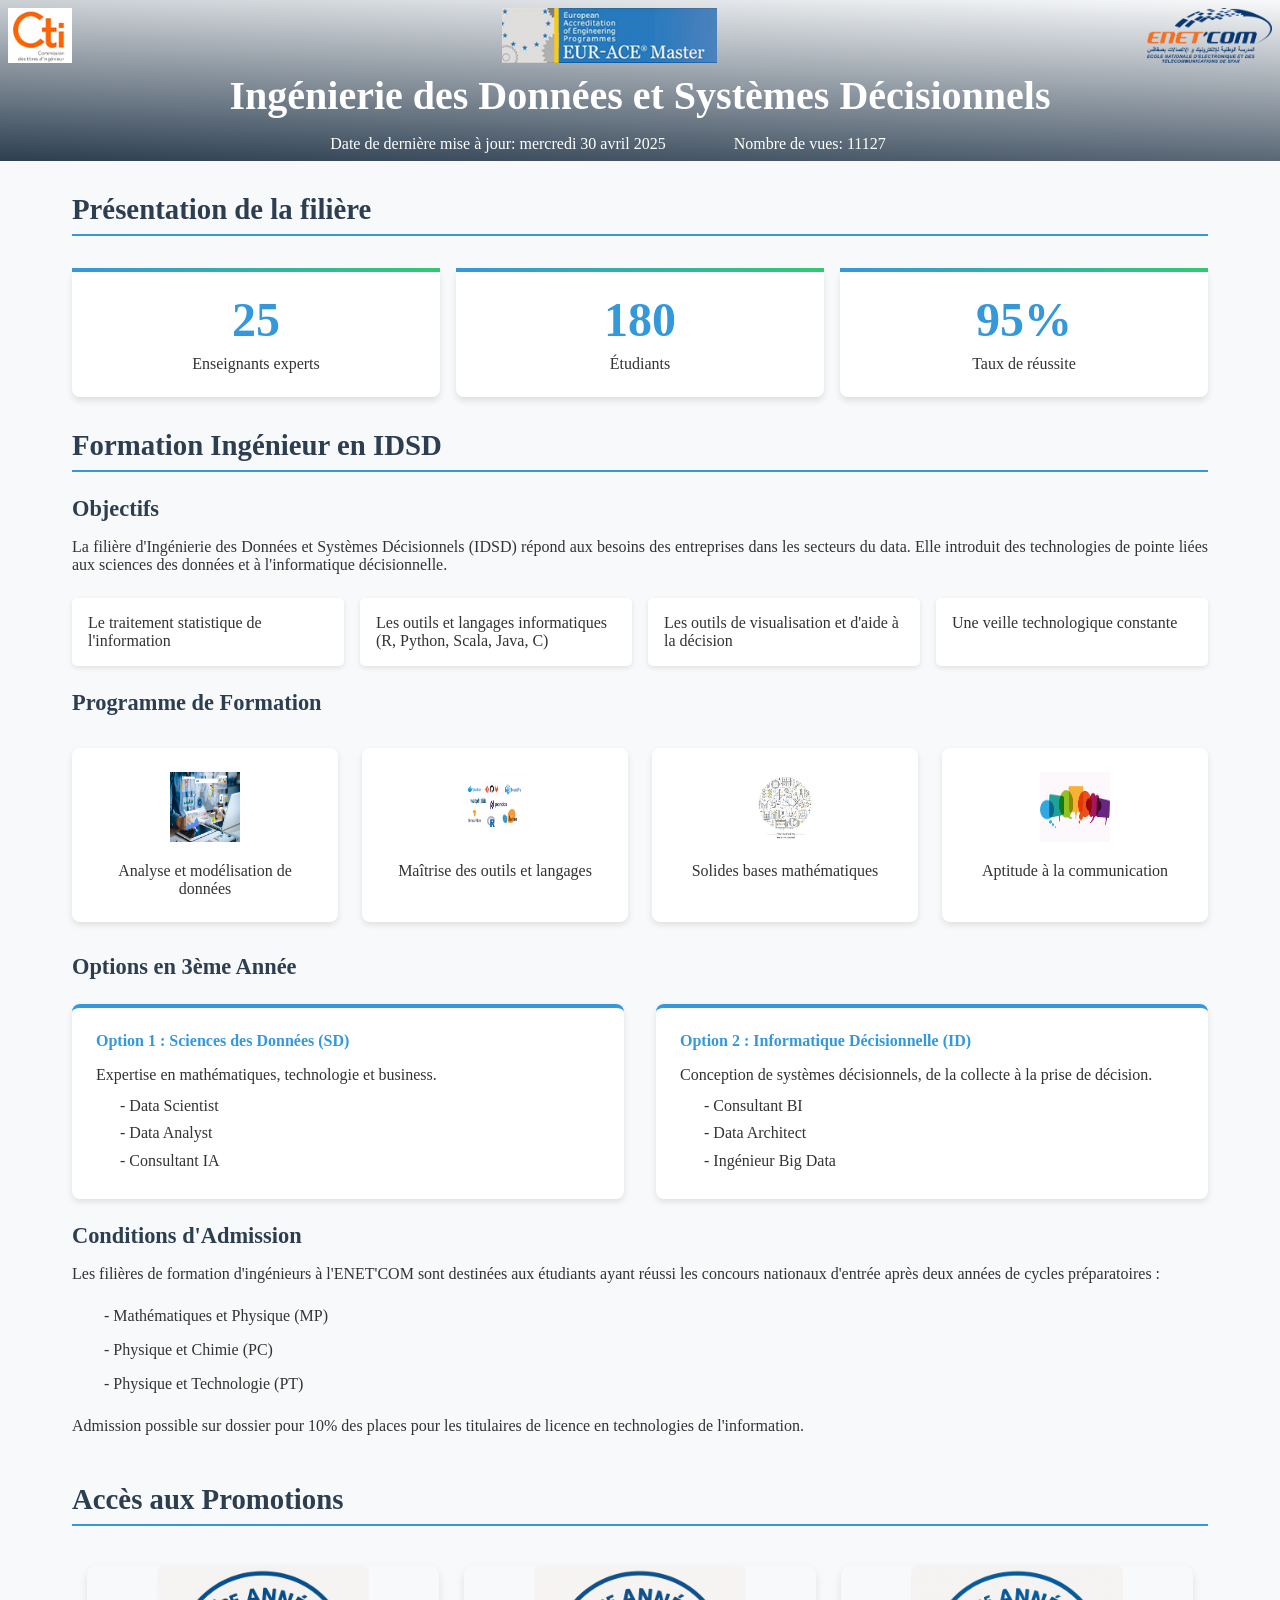
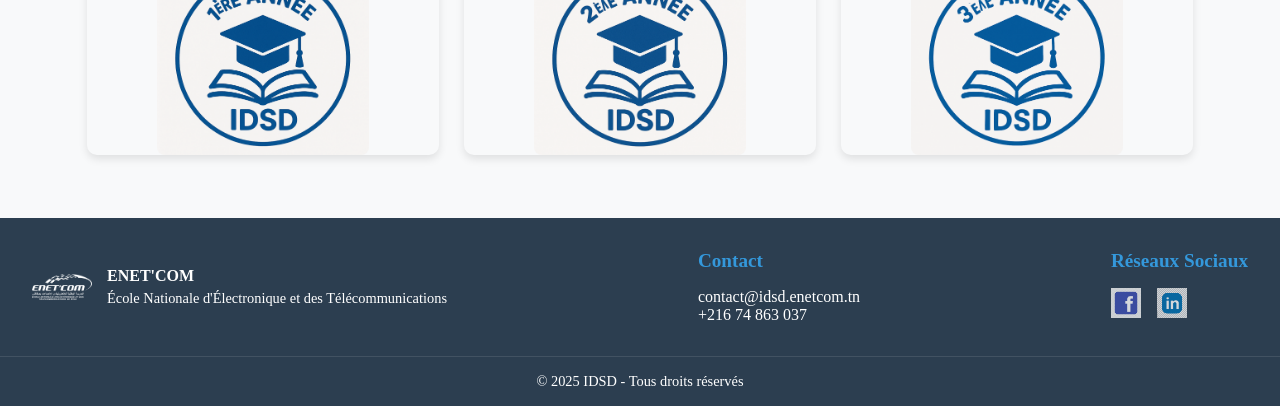
<file: index.html>
<!DOCTYPE html>
<html lang="fr">
<head>
    <meta charset="UTF-8">
    <meta name="viewport" content="width=device-width, initial-scale=1.0">
    <title>IDSD - Ingénierie des Données et Systèmes Décisionnels</title>
    <link rel="stylesheet" href="css/index.css">
    <link rel="stylesheet" href="css/style.css">
</head>
<body>
    <header>
        <ul>
            <li class="logo">
                <img src="images/cti.jpg" alt="cti"/>
            </li>
            <li class="logo">
                <img src="images/eur-ace.jpg" alt="eur-ace"/>
            </li>
            <li class="logo">
                <img src="images/enetcom-logo.png" alt="univ-sfax"/>
            </li>
        </ul>
        <div>
            <h1>Ingénierie des Données et Systèmes Décisionnels</h1>
            <div>
                <span>Date de dernière mise à jour: mercredi 30 avril 2025</span>
                <span>Nombre de vues: 11127</span>
            </div>
        </div>
    </header>
    <main>
        <section>
            <h2>Présentation de la filière</h2>
            <div class="stats-container">
                <div class="stat-item">
                    <span class="counter">25</span>
                    <p>Enseignants experts</p>
                </div>
                <div class="stat-item">
                    <span class="counter">180</span>
                    <p>Étudiants</p>
                </div>
                <div class="stat-item">
                    <span class="counter">95%</span>
                    <p>Taux de réussite</p>
                </div>
            </div>

            <h2>Formation Ingénieur en IDSD</h2>

            <article class="objectifs">
                <h3>Objectifs</h3>
                <p>La filière d'Ingénierie des Données et Systèmes Décisionnels (IDSD) répond aux besoins des entreprises dans les secteurs du data. Elle introduit des technologies de pointe liées aux sciences des données et à l'informatique décisionnelle.</p>
                <ul class="objectifs-list">
                    <li>Le traitement statistique de l'information</li>
                    <li>Les outils et langages informatiques (R, Python, Scala, Java, C)</li>
                    <li>Les outils de visualisation et d'aide à la décision</li>
                    <li>Une veille technologique constante</li>
                </ul>
            </article>

            <article class="programme">
                <h3>Programme de Formation</h3>
                <div class="programme-grid">
                    <div class="programme-item">
                        <img src="images/programme/analyse.jpg" alt="Analyse">
                        <p>Analyse et modélisation de données</p>
                    </div>
                    <div class="programme-item">
                        <img src="images/programme/langages.png" alt="Langages">
                        <p>Maîtrise des outils et langages</p>
                    </div>
                    <div class="programme-item">
                        <img src="images/programme/maths.jpg" alt="Maths">
                        <p>Solides bases mathématiques</p>
                    </div>
                    <div class="programme-item">
                        <img src="images/programme/communication.png" alt="Communication">
                        <p>Aptitude à la communication</p>
                    </div>
                </div>
            </article>

            <article class="options">
                <h3>Options en 3ème Année</h3>
                <div class="options-container">
                    <div class="option-card">
                        <h4>Option 1 : Sciences des Données (SD)</h4>
                        <p>Expertise en mathématiques, technologie et business.</p>
                        <div class="metiers">
                            <ul>
                                <li><a href="metiers.html#data-scientist">- Data Scientist</a></li>
                                <li><a href="metiers.html#data-analyst">- Data Analyst</a></li>
                                <li><a href="metiers.html#consultant-ia">- Consultant IA</a></li>
                            </ul>
                        </div>
                    </div>
                    <div class="option-card">
                        <h4>Option 2 : Informatique Décisionnelle (ID)</h4>
                        <p>Conception de systèmes décisionnels, de la collecte à la prise de décision.</p>
                        <div class="metiers">
                            <ul>
                                <li><a href="metiers.html#consultant-bi">- Consultant BI</a></li>
                                <li><a href="metiers.html#data-architect">- Data Architect</a></li>
                                <li><a href="metiers.html#ingenieur-big-data">- Ingénieur Big Data</a></li>
                            </ul>
                        </div>
                    </div>
                </div>
            </article>

            <article class="admission">
                <h3>Conditions d'Admission</h3>
                <p>Les filières de formation d'ingénieurs à l'ENET'COM sont destinées aux étudiants ayant réussi les concours nationaux d'entrée après deux années de cycles préparatoires :</p>
                <ul class="prepa-list">
                    <li>- Mathématiques et Physique (MP)</li>
                    <li>- Physique et Chimie (PC)</li>
                    <li>- Physique et Technologie (PT)</li>
                </ul>
                <p>Admission possible sur dossier pour 10% des places pour les titulaires de licence en technologies de l'information.</p>
            </article>
        </section>
        <section>
            <h2>Accès aux Promotions</h2>
            <div class="promo-grid">
                <a href="http://localhost:8000/promotion/promotion1.xml" class="promo-card">
                    <img src="images/promo/promo1.png" alt="1ère Année" class="promo-grid-img">
                </a>
                <a href="http://localhost:8000/promotion/promotion2.xml" class="promo-card">
                    <img src="images/promo/promo2.png" alt="2ème Année" class="promo-grid-img">
                </a>
                <a href="promotion/promotion3.html" class="promo-card">
                    <img src="images/promo/promo3.png" alt="3ème Année" class="promo-grid-img">
                </a>
            </div>
        </section>
    </main>
    <footer>
        <div class="footer-content">
            <div class="enetcom-logo">
                <img src="images/enetcom-logo.png" alt="Logo ENET'COM">
                <div>
                    <h4>ENET'COM</h4>
                    <p>École Nationale d'Électronique et des Télécommunications</p>
                </div>
            </div>
            <div class="footer-section">
                <h4>Contact</h4>
                <p><a href="mailto:contact@idsd.enetcom.tn">contact@idsd.enetcom.tn</a></p>
                <p><a href="tel:+21674863037">+216 74 863 037</a></p>
            </div>
            <div class="footer-section">
                <h4>Réseaux Sociaux</h4>
                <div class="social-icons">
                    <a href="https://www.facebook.com/p/IDSD-Ing%C3%A9nierie-des-donn%C3%A9es-Syst%C3%A8mes-d%C3%A9cisionnels-100080490738069/"><img src="images/facebook.png" alt="Facebook"></a>
                    <a href="https://www.linkedin.com/company/idsd2023/about/"><img src="images/linkedin.png" alt="LinkedIn"></a>
                </div>
            </div>
        </div>
        <div class="footer-bottom">
            <p>&copy; 2025 IDSD - Tous droits réservés</p>
        </div>
    </footer>
</body>
</html>
</file>
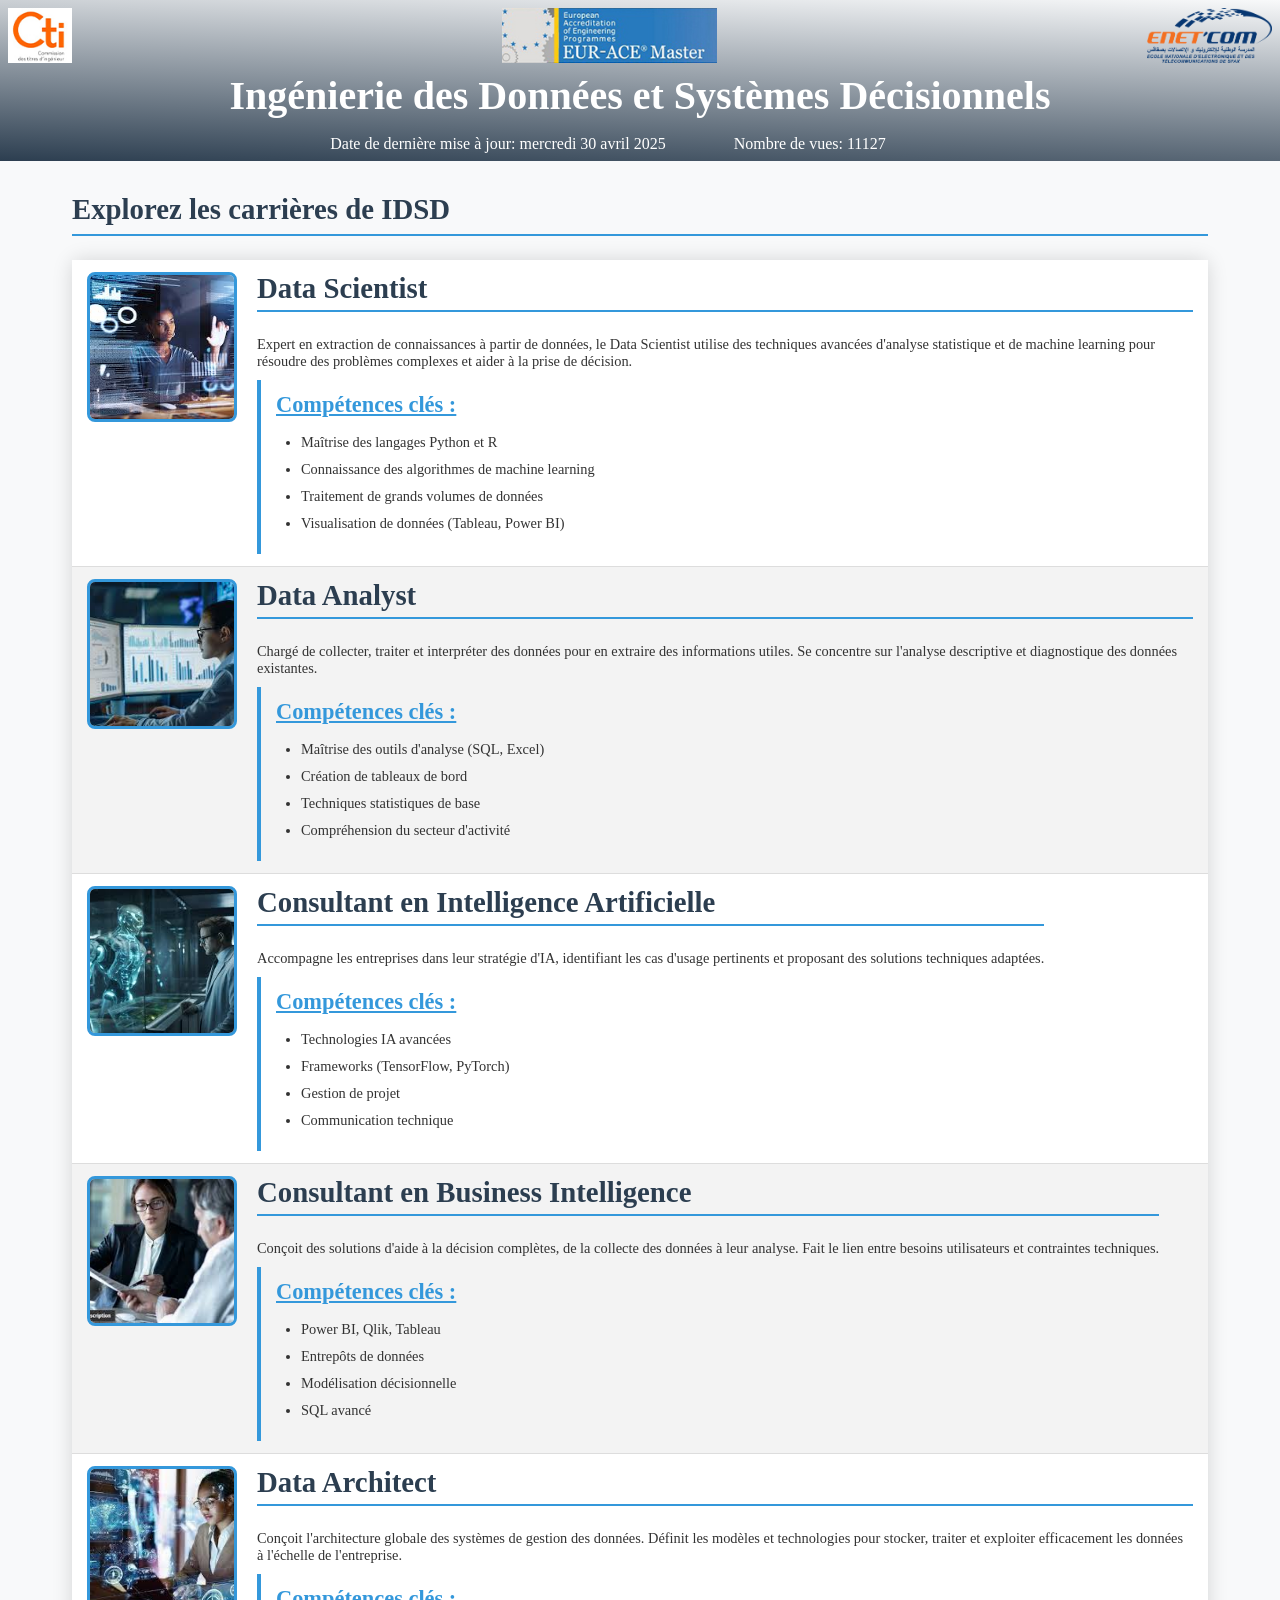
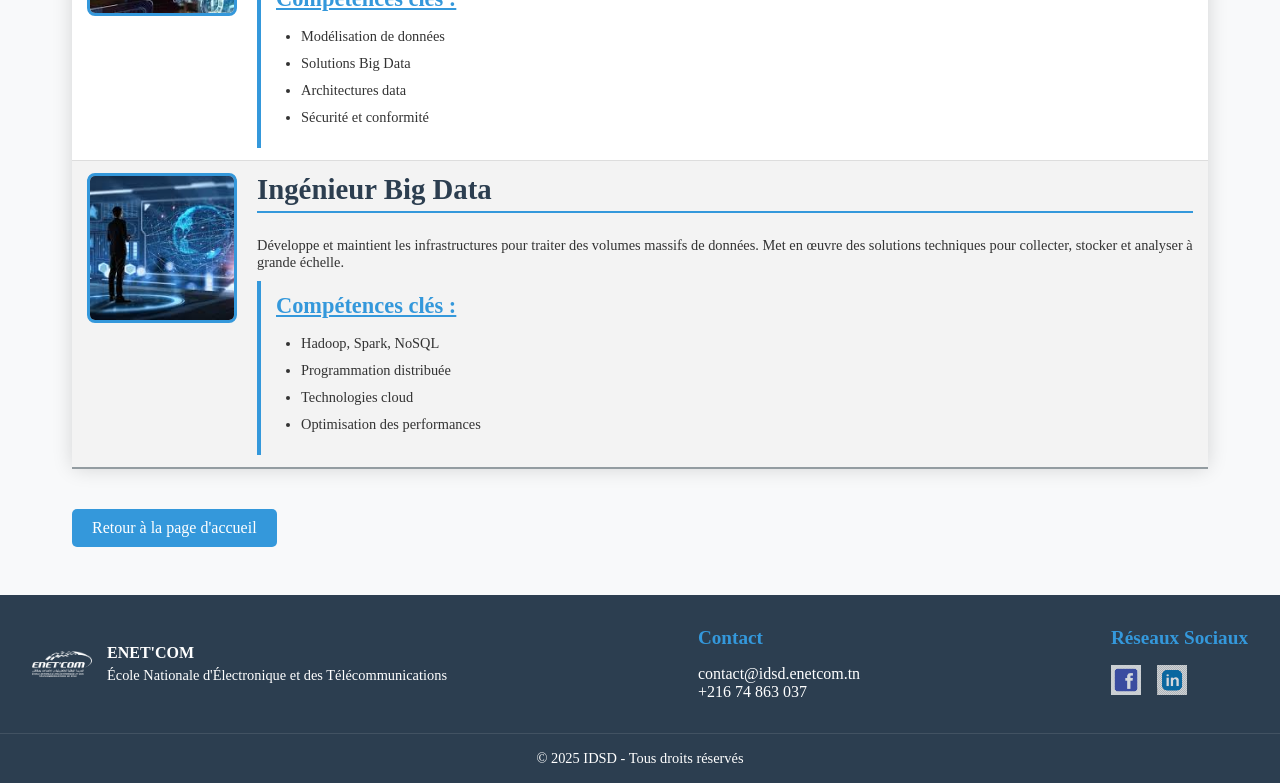
<file: metiers.html>
<!DOCTYPE html>
<html lang="fr">
<head>
    <meta charset="UTF-8">
    <meta name="viewport" content="width=device-width, initial-scale=1.0">
    <title>IDSD - Métiers de la Data</title>
    <link rel="stylesheet" href="css/style.css">
    <link rel="stylesheet" href="css/table.css">
    <link rel="stylesheet" href="css/metiers.css">
</head>
<body>
    <header>
        <div>
            <ul>
                <li class="logo">
                    <img src="images/cti.jpg" alt="cti"/>
                </li>
                <li class="logo">
                    <img src="images/eur-ace.jpg" alt="eur-ace"/>
                </li>
                <li class="logo">
                    <img src="images/enetcom-logo.png" alt="univ-sfax"/>
                </li>
            </ul>
            <h1>Ingénierie des Données et Systèmes Décisionnels</h1>
            <div>
                <span>Date de dernière mise à jour: mercredi 30 avril 2025</span>
                <span>Nombre de vues: 11127</span>
            </div>
        </div>
    </header>
    
    <main>
        <h2>Explorez les carrières de IDSD</h2>
        <table>
            <tbody>
                <!-- Data Scientist -->
                <tr id="data-scientist">
                    <td colspan="3">
                        <div class="metier-content">
                            <img src="images/metiers/data-scientist.jpg" alt="Data Scientist" class="metier-img">
                            <div>
                                <h2 class="metier-title">Data Scientist</h2>
                                <p>Expert en extraction de connaissances à partir de données, le Data Scientist utilise des techniques avancées d'analyse statistique et de machine learning pour résoudre des problèmes complexes et aider à la prise de décision.</p>
                                
                                <div class="competences">
                                    <h3>Compétences clés :</h3>
                                    <ul>
                                        <li>Maîtrise des langages Python et R</li>
                                        <li>Connaissance des algorithmes de machine learning</li>
                                        <li>Traitement de grands volumes de données</li>
                                        <li>Visualisation de données (Tableau, Power BI)</li>
                                    </ul>
                                </div>
                            </div>
                        </div>
                    </td>
                </tr>
                
                <!-- Data Analyst -->
                <tr id="data-analyst">
                    <td colspan="3">
                        <div class="metier-content">
                            <img src="images/metiers/data-analyst.jpg" alt="Data Analyst" class="metier-img">
                            <div>
                                <h2 class="metier-title">Data Analyst</h2>
                                <p>Chargé de collecter, traiter et interpréter des données pour en extraire des informations utiles. Se concentre sur l'analyse descriptive et diagnostique des données existantes.</p>
                                
                                <div class="competences">
                                    <h3>Compétences clés :</h3>
                                    <ul>
                                        <li>Maîtrise des outils d'analyse (SQL, Excel)</li>
                                        <li>Création de tableaux de bord</li>
                                        <li>Techniques statistiques de base</li>
                                        <li>Compréhension du secteur d'activité</li>
                                    </ul>
                                </div>
                            </div>
                        </div>
                    </td>
                </tr>
                
                <!-- Consultant IA -->
                <tr id="consultant-ia">
                    <td colspan="3">
                        <div class="metier-content">
                            <img src="images/metiers/consultant-ia.jpg" alt="Consultant IA" class="metier-img">
                            <div>
                                <h2 class="metier-title">Consultant en Intelligence Artificielle</h2>
                                <p>Accompagne les entreprises dans leur stratégie d'IA, identifiant les cas d'usage pertinents et proposant des solutions techniques adaptées.</p>
                                
                                <div class="competences">
                                    <h3>Compétences clés :</h3>
                                    <ul>
                                        <li>Technologies IA avancées</li>
                                        <li>Frameworks (TensorFlow, PyTorch)</li>
                                        <li>Gestion de projet</li>
                                        <li>Communication technique</li>
                                    </ul>
                                </div>
                            </div>
                        </div>
                    </td>
                </tr>
                
                <!-- Consultant BI -->
                <tr id="consultant-bi">
                    <td colspan="3">
                        <div class="metier-content">
                            <img src="images/metiers/consultant-bi.jpg" alt="Consultant BI" class="metier-img">
                            <div>
                                <h2 class="metier-title">Consultant en Business Intelligence</h2>
                                <p>Conçoit des solutions d'aide à la décision complètes, de la collecte des données à leur analyse. Fait le lien entre besoins utilisateurs et contraintes techniques.</p>
                                
                                <div class="competences">
                                    <h3>Compétences clés :</h3>
                                    <ul>
                                        <li>Power BI, Qlik, Tableau</li>
                                        <li>Entrepôts de données</li>
                                        <li>Modélisation décisionnelle</li>
                                        <li>SQL avancé</li>
                                    </ul>
                                </div>
                            </div>
                        </div>
                    </td>
                </tr>
                
                <!-- Data Architect -->
                <tr id="data-architect">
                    <td colspan="3">
                        <div class="metier-content">
                            <img src="images/metiers/data-architect.jpg" alt="Data Architect" class="metier-img">
                            <div>
                                <h2 class="metier-title">Data Architect</h2>
                                <p>Conçoit l'architecture globale des systèmes de gestion des données. Définit les modèles et technologies pour stocker, traiter et exploiter efficacement les données à l'échelle de l'entreprise.</p>
                                
                                <div class="competences">
                                    <h3>Compétences clés :</h3>
                                    <ul>
                                        <li>Modélisation de données</li>
                                        <li>Solutions Big Data</li>
                                        <li>Architectures data</li>
                                        <li>Sécurité et conformité</li>
                                    </ul>
                                </div>
                            </div>
                        </div>
                    </td>
                </tr>
                
                <!-- Ingénieur Big Data -->
                <tr id="ingenieur-big-data">
                    <td colspan="3">
                        <div class="metier-content">
                            <img src="images/metiers/ingenieur-big-data.jpg" alt="Ingénieur Big Data" class="metier-img">
                            <div>
                                <h2 class="metier-title">Ingénieur Big Data</h2>
                                <p>Développe et maintient les infrastructures pour traiter des volumes massifs de données. Met en œuvre des solutions techniques pour collecter, stocker et analyser à grande échelle.</p>
                                
                                <div class="competences">
                                    <h3>Compétences clés :</h3>
                                    <ul>
                                        <li>Hadoop, Spark, NoSQL</li>
                                        <li>Programmation distribuée</li>
                                        <li>Technologies cloud</li>
                                        <li>Optimisation des performances</li>
                                    </ul>
                                </div>
                            </div>
                        </div>
                    </td>
                </tr>
            </tbody>
        </table>

        <a href="index.html" class="back-link">Retour à la page d'accueil</a>
    </main>
    
    <footer>
        <div class="footer-content">
            <div class="enetcom-logo">
                <img src="images/enetcom-logo.png" alt="Logo ENET'COM">
                <div>
                    <h4>ENET'COM</h4>
                    <p>École Nationale d'Électronique et des Télécommunications</p>
                </div>
            </div>
            <div class="footer-section">
                <h4>Contact</h4>
                <p><a href="mailto:contact@idsd.enetcom.tn">contact@idsd.enetcom.tn</a></p>
                <p><a href="tel:+21674863037">+216 74 863 037</a></p>
            </div>
            <div class="footer-section">
                <h4>Réseaux Sociaux</h4>
                <div class="social-icons">
                    <a href="https://www.facebook.com/p/IDSD-Ing%C3%A9nierie-des-donn%C3%A9es-Syst%C3%A8mes-d%C3%A9cisionnels-100080490738069/"><img src="images/facebook.png" alt="Facebook"></a>
                    <a href="https://www.linkedin.com/company/idsd2023/about/"><img src="images/linkedin.png" alt="LinkedIn"></a>
                </div>
            </div>
        </div>
        <div class="footer-bottom">
            <p>&copy; 2025 IDSD - Tous droits réservés</p>
        </div>
    </footer>
</body>
</html>
</file>
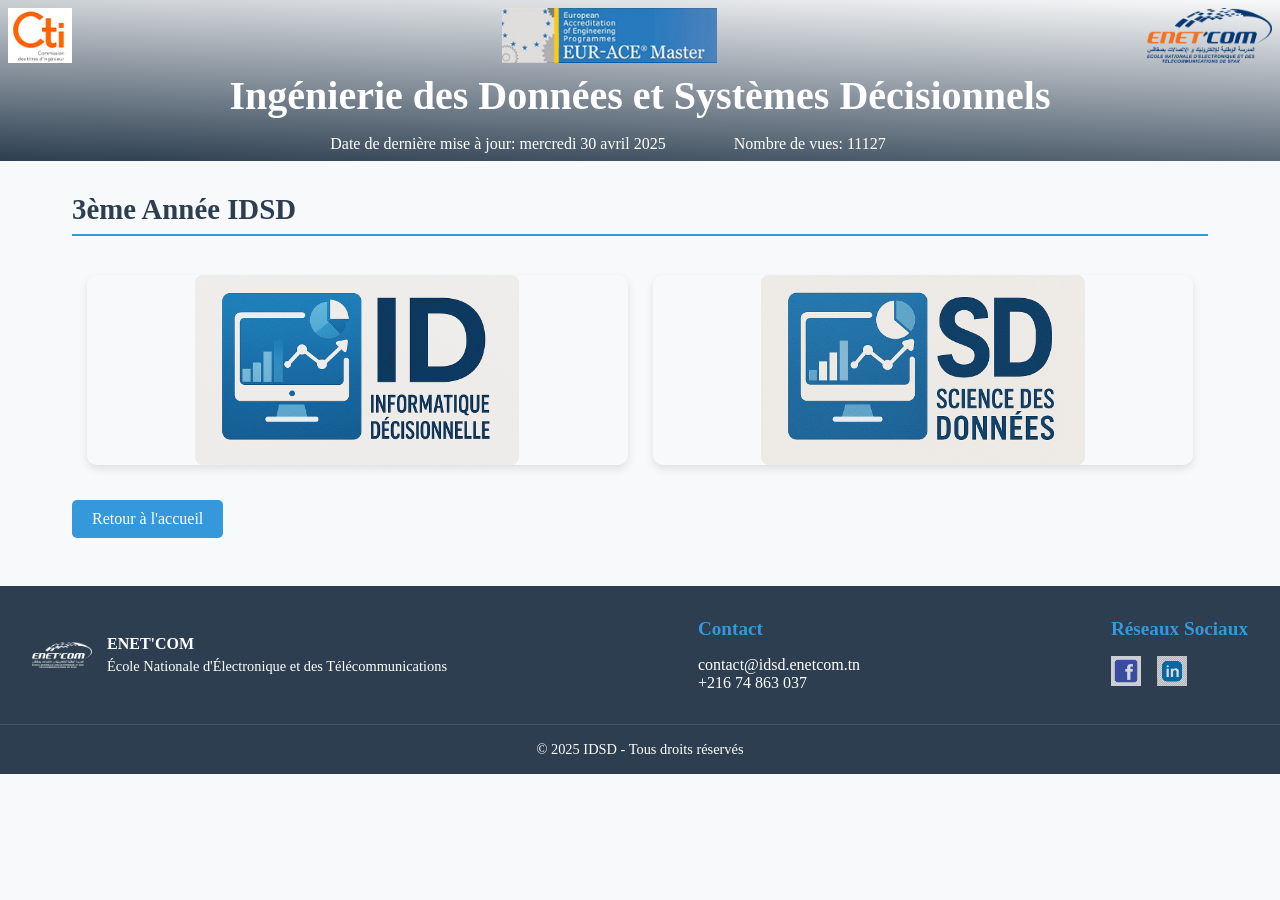
<file: promotion/promotion3.html>
<!DOCTYPE html>
<html lang="fr">
<head>
    <meta charset="UTF-8">
    <meta name="viewport" content="width=device-width, initial-scale=1.0">
    <title>1ère Année IDSD</title>
    <link rel="stylesheet" href="../css/style.css">
    <link rel="stylesheet" href="../css/table.css">
    <link rel="stylesheet" href="../css/index.css">
</head>
<body>
    <header>
        <div>
            <ul>
                <li class="logo">
                    <img src="../images/cti.jpg" alt="cti"/>
                </li>
                <li class="logo">
                    <img src="../images/eur-ace.jpg" alt="eur-ace"/>
                </li>
                <li class="logo">
                    <img src="../images/enetcom-logo.png" alt="univ-sfax"/>
                </li>
            </ul>
            <h1>Ingénierie des Données et Systèmes Décisionnels</h1>
            <div>
                <span>Date de dernière mise à jour: mercredi 30 avril 2025</span>
                <span>Nombre de vues: 11127</span>
            </div>
        </div>
    </header>
    <main>
        <h2>3ème Année IDSD</h2>
        <div>
            <div class="promo-grid">
                <a href="http://localhost:8000/promotion/promotion3-ID.xml" class="promo-card">
                    <img src="../images/promo/id.png" alt="Informatique Décisionnelle" class="promo-grid-img">
                </a>
                <a href="http://localhost:8000/promotion/promotion3-SD.xml" class="promo-card">
                    <img src="../images/promo/sd.png" alt="Science de Données" class="promo-grid-img">
                </a>
        </div>
        
        <a href="../index.html" class="back-link">Retour à l'accueil</a>
    </main> 
    <footer>
        <div class="footer-content">
            <div class="enetcom-logo">
                <img src="../images/enetcom-logo.png" alt="Logo ENET'COM">
                <div>
                    <h4>ENET'COM</h4>
                    <p>École Nationale d'Électronique et des Télécommunications</p>
                </div>
            </div>
            <div class="footer-section">
                <h4>Contact</h4>
                <p><a href="mailto:contact@idsd.enetcom.tn">contact@idsd.enetcom.tn</a></p>
                <p><a href="tel:+21674863037">+216 74 863 037</a></p>
            </div>
            <div class="footer-section">
                <h4>Réseaux Sociaux</h4>
                <div class="social-icons">
                    <a href="https://www.facebook.com/p/IDSD-Ing%C3%A9nierie-des-donn%C3%A9es-Syst%C3%A8mes-d%C3%A9cisionnels-100080490738069/"><img src="../images/facebook.png" alt="Facebook"></a>
                    <a href="https://www.linkedin.com/company/idsd2023/about/"><img src="../images/linkedin.png" alt="LinkedIn"></a>
                </div>
            </div>
        </div>
        <div class="footer-bottom">
            <p>&copy; 2025 IDSD - Tous droits réservés</p>
        </div>
    </footer>
</body>
</html>
</file>
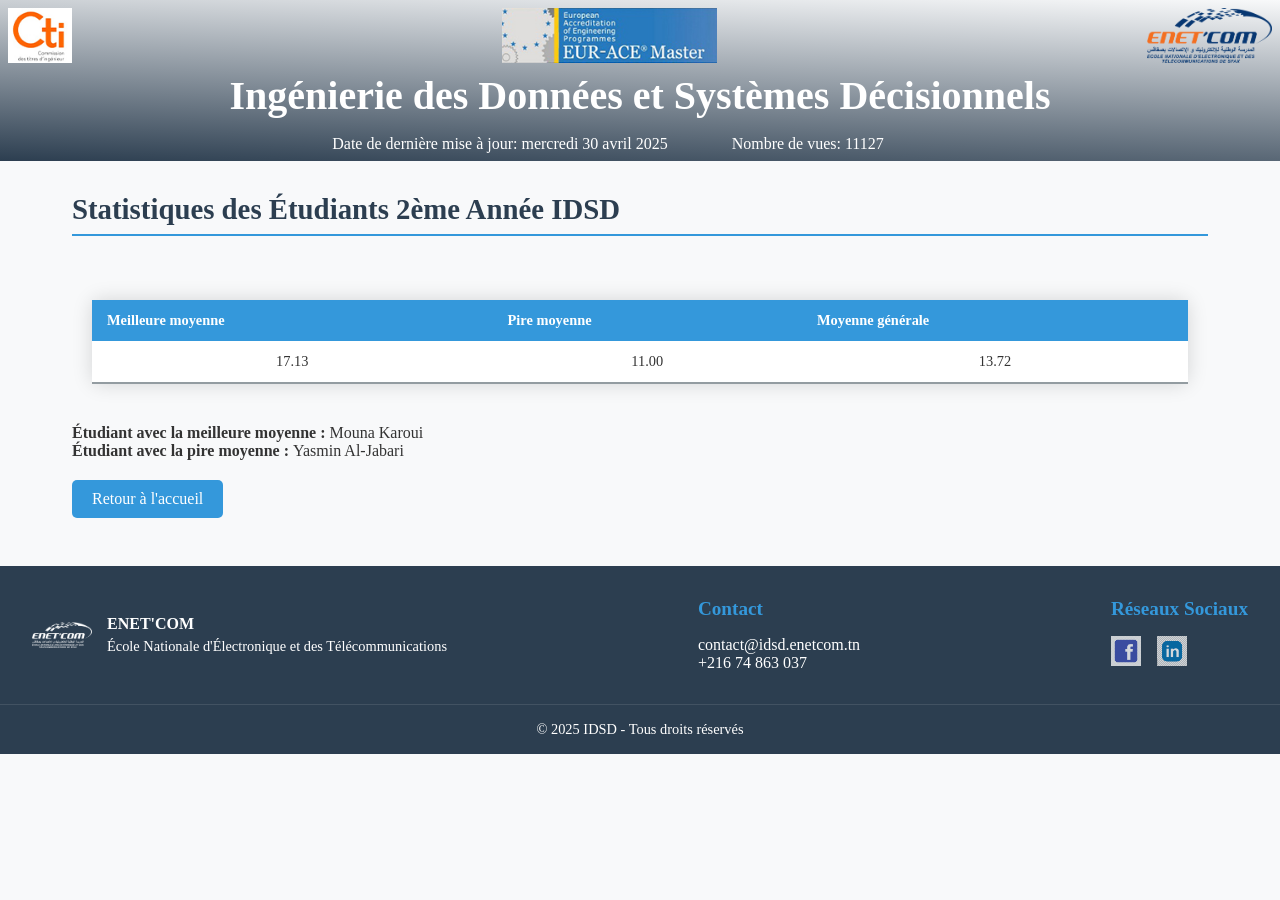
<file: promotion/etudiants/promotion2/result.html>
<!DOCTYPE HTML>
<html lang="fr">
  <head>
    <meta http-equiv="Content-Type" content="text/html; charset=UTF-8"><meta charset="UTF-8"><title>Statistiques des Étudiants 1 IDSD</title><link rel="stylesheet" href="../../../css/table.css"><link rel="stylesheet" href="../../../css/style.css"><link rel="stylesheet" href="../../../css/promotion.css"></head>
  <body>
    <header>
      <div>
        <ul>
          <li class="logo"><img src="../../../images/cti.jpg" alt="cti"></li>
          <li class="logo"><img src="../../../images/eur-ace.jpg" alt="eur-ace"></li>
          <li class="logo"><img src="../../../images/enetcom-logo.png" alt="univ-sfax"></li>
        </ul>
        <h1>Ingénierie des Données et Systèmes Décisionnels</h1>
        <div><span>Date de dernière mise à jour: mercredi 30 avril 2025</span><span>Nombre de vues: 11127</span></div>
      </div>
    </header>
    <main>
      <h2>Statistiques des Étudiants 2ème Année IDSD</h2>
      <div class="student-table-container">
        <table class="student-table">
          <thead>
            <tr>
              <th>Meilleure moyenne</th>
              <th>Pire moyenne</th>
              <th>Moyenne générale</th>
            </tr>
          </thead>
          <tbody>
            <tr>
              <td>17.13</td>
              <td>11.00</td>
              <td>13.72</td>
            </tr>
          </tbody>
        </table>
      </div>
      <div>
        <p><strong>Étudiant avec la meilleure moyenne : </strong><nom>Mouna Karoui</nom>
        </p>
        <p><strong>Étudiant avec la pire moyenne : </strong><nom>Yasmin Al-Jabari</nom>
        </p>
      </div><a href="../../../index.html" class="back-link">Retour à l'accueil</a></main>
    <footer>
      <div class="footer-content">
        <div class="enetcom-logo"><img src="../../../images/enetcom-logo.png" alt="Logo ENET'COM"><div>
            <h4>ENET'COM</h4>
            <p>École Nationale d'Électronique et des Télécommunications</p>
          </div>
        </div>
        <div class="footer-section">
          <h4>Contact</h4>
          <p><a href="mailto:contact@idsd.enetcom.tn">contact@idsd.enetcom.tn</a></p>
          <p><a href="tel:+21674863037">+216 74 863 037</a></p>
        </div>
        <div class="footer-section">
          <h4>Réseaux Sociaux</h4>
          <div class="social-icons"><a href="https://www.facebook.com/p/IDSD-Ing%C3%A9nierie-des-donn%C3%A9es-Syst%C3%A8mes-d%C3%A9cisionnels-100080490738069/"><img src="../../../images/facebook.png" alt="Facebook"></a><a href="https://www.linkedin.com/company/idsd2023/about/"><img src="../../../images/linkedin.png" alt="LinkedIn"></a></div>
        </div>
      </div>
      <div class="footer-bottom">
        <p>© 2025 IDSD - Tous droits réservés</p>
      </div>
    </footer>
  </body>
</html>
</file>
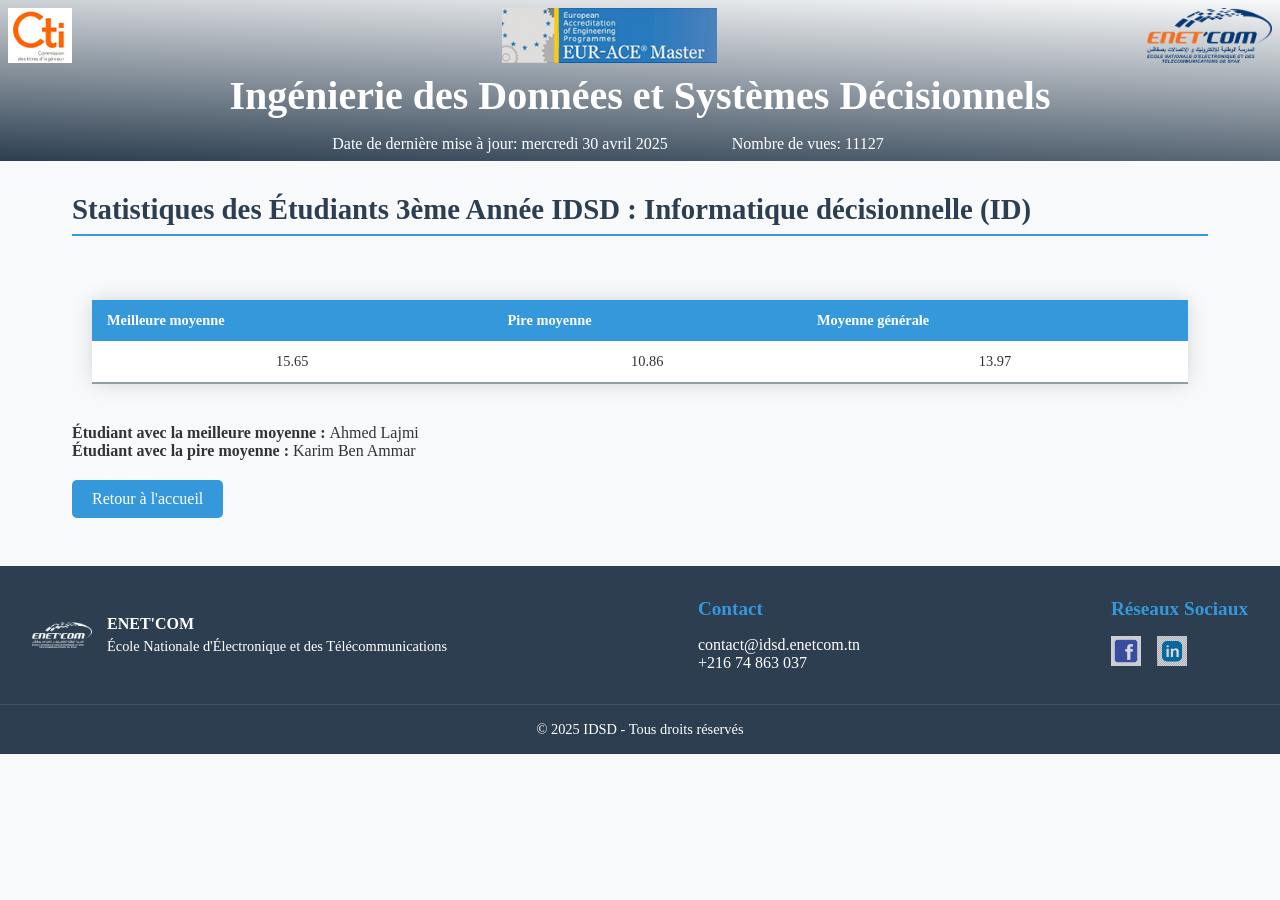
<file: promotion/etudiants/promotion3/ID/result.html>
<!DOCTYPE HTML>
<html lang="fr">
  <head>
    <meta http-equiv="Content-Type" content="text/html; charset=UTF-8"><meta charset="UTF-8"><title>Statistiques des Étudiants 1 IDSD</title><link rel="stylesheet" href="../../../../css/table.css"><link rel="stylesheet" href="../../../../css/style.css"><link rel="stylesheet" href="../../../../css/promotion.css"></head>
  <body>
    <header>
      <div>
        <ul>
          <li class="logo"><img src="../../../../images/cti.jpg" alt="cti"></li>
          <li class="logo"><img src="../../../../images/eur-ace.jpg" alt="eur-ace"></li>
          <li class="logo"><img src="../../../../images/enetcom-logo.png" alt="univ-sfax"></li>
        </ul>
        <h1>Ingénierie des Données et Systèmes Décisionnels</h1>
        <div><span>Date de dernière mise à jour: mercredi 30 avril 2025</span><span>Nombre de vues: 11127</span></div>
      </div>
    </header>
    <main>
      <h2>Statistiques des Étudiants 3ème Année IDSD : Informatique décisionnelle (ID)</h2>
      <div class="student-table-container">
        <table class="student-table">
          <thead>
            <tr>
              <th>Meilleure moyenne</th>
              <th>Pire moyenne</th>
              <th>Moyenne générale</th>
            </tr>
          </thead>
          <tbody>
            <tr>
              <td>15.65</td>
              <td>10.86</td>
              <td>13.97</td>
            </tr>
          </tbody>
        </table>
      </div>
      <div>
        <p><strong>Étudiant avec la meilleure moyenne : </strong><nom>Ahmed Lajmi</nom>
        </p>
        <p><strong>Étudiant avec la pire moyenne : </strong><nom>Karim Ben Ammar</nom>
        </p>
      </div><a href="../../../../index.html" class="back-link">Retour à l'accueil</a></main>
    <footer>
      <div class="footer-content">
        <div class="enetcom-logo"><img src="../../../../images/enetcom-logo.png" alt="Logo ENET'COM"><div>
            <h4>ENET'COM</h4>
            <p>École Nationale d'Électronique et des Télécommunications</p>
          </div>
        </div>
        <div class="footer-section">
          <h4>Contact</h4>
          <p><a href="mailto:contact@idsd.enetcom.tn">contact@idsd.enetcom.tn</a></p>
          <p><a href="tel:+21674863037">+216 74 863 037</a></p>
        </div>
        <div class="footer-section">
          <h4>Réseaux Sociaux</h4>
          <div class="social-icons"><a href="https://www.facebook.com/p/IDSD-Ing%C3%A9nierie-des-donn%C3%A9es-Syst%C3%A8mes-d%C3%A9cisionnels-100080490738069/"><img src="../../../../images/facebook.png" alt="Facebook"></a><a href="https://www.linkedin.com/company/idsd2023/about/"><img src="../../../../images/linkedin.png" alt="LinkedIn"></a></div>
        </div>
      </div>
      <div class="footer-bottom">
        <p>© 2025 IDSD - Tous droits réservés</p>
      </div>
    </footer>
  </body>
</html>
</file>
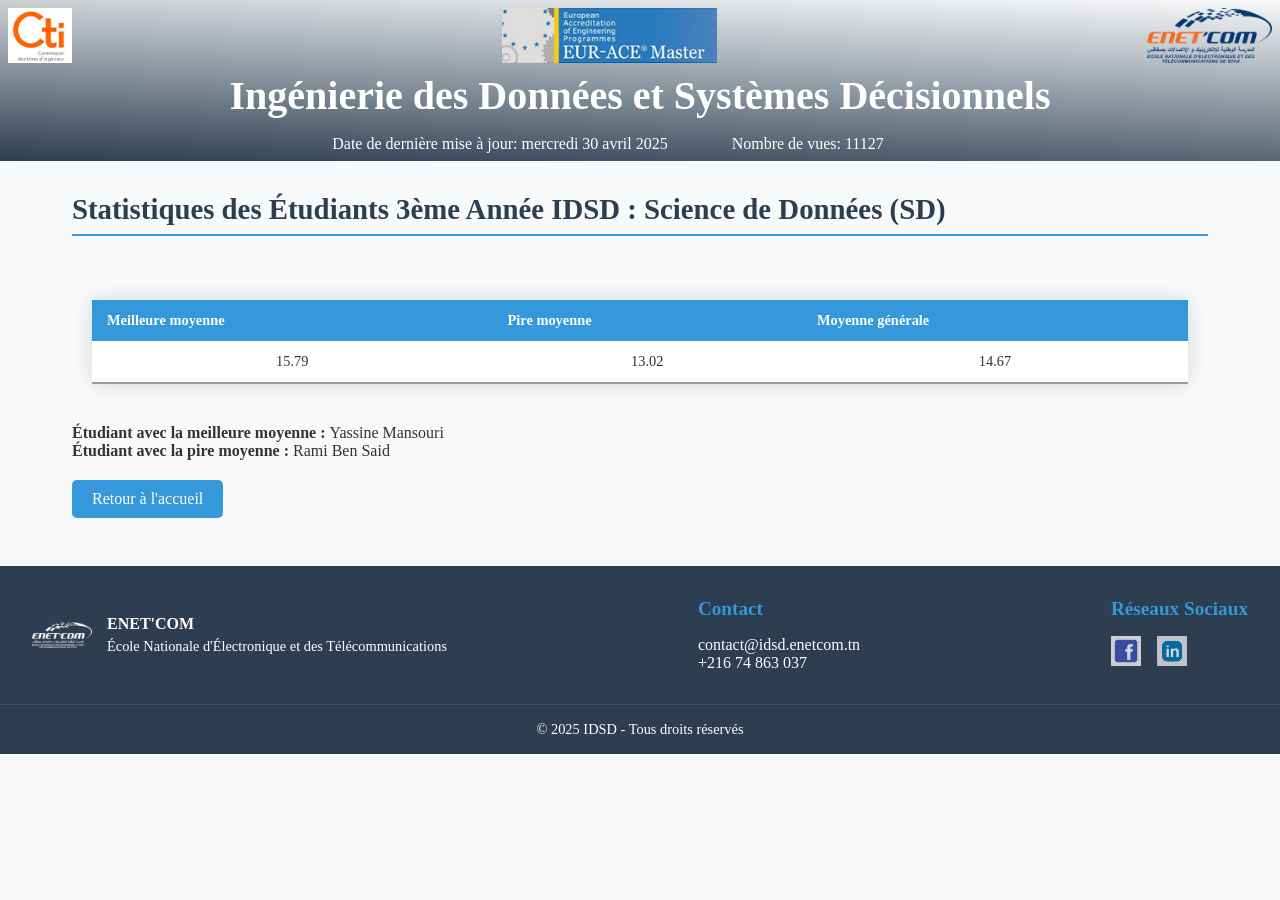
<file: promotion/etudiants/promotion3/SD/result.html>
<!DOCTYPE HTML>
<html lang="fr">
  <head>
    <meta http-equiv="Content-Type" content="text/html; charset=UTF-8"><meta charset="UTF-8"><title>Statistiques des Étudiants 1 IDSD</title><link rel="stylesheet" href="../../../../css/table.css"><link rel="stylesheet" href="../../../../css/style.css"><link rel="stylesheet" href="../../../../css/promotion.css"></head>
  <body>
    <header>
      <div>
        <ul>
          <li class="logo"><img src="../../../../images/cti.jpg" alt="cti"></li>
          <li class="logo"><img src="../../../../images/eur-ace.jpg" alt="eur-ace"></li>
          <li class="logo"><img src="../../../../images/enetcom-logo.png" alt="univ-sfax"></li>
        </ul>
        <h1>Ingénierie des Données et Systèmes Décisionnels</h1>
        <div><span>Date de dernière mise à jour: mercredi 30 avril 2025</span><span>Nombre de vues: 11127</span></div>
      </div>
    </header>
    <main>
      <h2>Statistiques des Étudiants 3ème Année IDSD : Science de Données (SD)</h2>
      <div class="student-table-container">
        <table class="student-table">
          <thead>
            <tr>
              <th>Meilleure moyenne</th>
              <th>Pire moyenne</th>
              <th>Moyenne générale</th>
            </tr>
          </thead>
          <tbody>
            <tr>
              <td>15.79</td>
              <td>13.02</td>
              <td>14.67</td>
            </tr>
          </tbody>
        </table>
      </div>
      <div>
        <p><strong>Étudiant avec la meilleure moyenne : </strong><nom>Yassine Mansouri</nom>
        </p>
        <p><strong>Étudiant avec la pire moyenne : </strong><nom>Rami Ben Said</nom>
        </p>
      </div><a href="../../../../index.html" class="back-link">Retour à l'accueil</a></main>
    <footer>
      <div class="footer-content">
        <div class="enetcom-logo"><img src="../../../../images/enetcom-logo.png" alt="Logo ENET'COM"><div>
            <h4>ENET'COM</h4>
            <p>École Nationale d'Électronique et des Télécommunications</p>
          </div>
        </div>
        <div class="footer-section">
          <h4>Contact</h4>
          <p><a href="mailto:contact@idsd.enetcom.tn">contact@idsd.enetcom.tn</a></p>
          <p><a href="tel:+21674863037">+216 74 863 037</a></p>
        </div>
        <div class="footer-section">
          <h4>Réseaux Sociaux</h4>
          <div class="social-icons"><a href="https://www.facebook.com/p/IDSD-Ing%C3%A9nierie-des-donn%C3%A9es-Syst%C3%A8mes-d%C3%A9cisionnels-100080490738069/"><img src="../../../../images/facebook.png" alt="Facebook"></a><a href="https://www.linkedin.com/company/idsd2023/about/"><img src="../../../../images/linkedin.png" alt="LinkedIn"></a></div>
        </div>
      </div>
      <div class="footer-bottom">
        <p>© 2025 IDSD - Tous droits réservés</p>
      </div>
    </footer>
  </body>
</html>
</file>
<file: css/index.css>
/* Présentation de la filière */
/* Styles pour le conteneur de la Présentation de la filière : statistiques */
.stats-container {
    display: flex;
    margin: 2rem 0;
    flex-wrap: wrap; /*permet aux éléments flexibles de se répartir sur plusieurs lignes si l'espace est insuffisant.*/
    gap: 1rem; /*crée un espacement entre les éléments dans une grille ou un flexbox*/
}

/* Styles pour chaque statistique dans le conteneur de la Présentation de la filière */
.stat-item {
    text-align: center;
    padding: 1.5rem;
    background: white;
    border-radius: 8px;
    box-shadow: 0 4px 6px rgba(0, 0, 0, 0.1);
    flex: 1; /*permet à l'élément de "s'étirer" pour occuper l'espace restant*/
    position: relative; 
}

/* Styles d'affichage du bordure au dessus de chaque statistique dans le conteneur de la Présentation de la filière */
.stat-item::before {
    content: ''; /* Nécessaire pour rendre visible le pseudo-élément */
    position: absolute;
    top: 0;
    left: 0;
    width: 100%;
    height: 4px;
    background: linear-gradient(90deg, #3498db, #2ecc71);
}

/* Styles de la valeur de statistique de chaque statistique dans le conteneur de la Présentation de la filière */
.counter {
    font-size: 3rem;
    font-weight: bold;
    color: #3498db;
    display: block;
    margin-bottom: 0.5rem;
}

/* Animation des compteurs au survol de la valeur de statistique */
.stat-item:hover .counter {
    animation: pulse 1s infinite;  
    color: #2ecc71;
}

@keyframes pulse {
    0% { transform: scale(1); }
    50% { transform: scale(1.1); }
    100% { transform: scale(1); }
}


/* Article Objectifs */
/* Style pour les paragraphes de l'article Objectifs */
.objectifs p {
    margin-bottom: 1rem;
    text-align: justify; /* propriété CSS qui aligne le texte uniformément sur les marges gauche et droite.*/
}

/* Styles pour les elements dans l'article Objectifs */
.objectifs-list {
    list-style-type: none;
    margin: 1.5rem 0;
    display: grid; /*mise en page en grille aux éléments enfants du conteneur, permettant une disposition flexible*/
    grid-template-columns: repeat(auto-fit, minmax(250px, 1fr)); /* 
    auto-fit : Ajoute autant de colonnes que possible dans l'espace disponible.
    minmax(250px, 1fr) : Crée des colonnes dont la largeur minimale est de 250px et la largeur maximale est une fraction de l'espace disponible.
    */
    gap: 1rem;
}

/* Styles pour Les listes dans l'article Objectifs */
.objectifs-list li {
    background: white;
    padding: 1rem;
    border-radius: 5px;
    box-shadow: 0 2px 5px rgba(0,0,0,0.1);
}


/* Programme de Formation */
/* Styles pour les elements dans l'article Programme de Formation */
.programme-grid {
    display: grid; 
    grid-template-columns: repeat(auto-fit, minmax(200px, 1fr));
    gap: 1.5rem;
    margin: 2rem 0;
}

.programme-item {
    background: white;
    padding: 1.5rem;
    border-radius: 8px;
    box-shadow: 0 3px 6px rgba(0,0,0,0.1);
    text-align: center;
    transition: all 0.3s ease;
}

/* Animation de l'element d'article Programme de Formation au survol */
.programme-item:hover {
    transform: translateY(-5px);
    box-shadow: 0 5px 15px rgba(0,0,0,0.2);
}

/* Styles de l'image pour les elements dans l'article Programme de Formation */
.programme-item img {
    width: 70px;
    height: 70px;
    margin-bottom: 1rem;
}

/* Options */
/* Styles pour le conteneur de l'article options */
.options-container {
    display: grid;
    grid-template-columns: repeat(auto-fit, minmax(300px, 1fr));
    gap: 2rem;
    margin-top: 1.5rem;
}

.option-card {
    background: white;
    padding: 1.5rem;
    border-radius: 8px;
    box-shadow: 0 3px 6px rgba(0,0,0,0.1);
    border-top: 4px solid #3498db;
}

.option-card h4 {
    color: #3498db;
    margin-bottom: 1rem;
}

/* Styles pour les listes des metiers de l'article options */
.metiers ul {
    margin-top: 0.5rem;
    list-style-type:none;
}

.metiers li {
    padding: 0.3rem 0;
    padding-left: 1.5rem;
    position: relative;
}

.metiers a {
    text-decoration: none;
    color: inherit;
    transition: color 0.3s ease;
    display: inline-block; /* Assure un rendu correct de la transformation */
}


/* Style au survol */
.metiers a:hover {
    color: #2ecc71; 
    animation: pulse 0.6s ease-in-out;
}


/* Admission */

/* Styles pour l'article admission */
.admission{
    gap: 2rem;
    margin-top: 1.5rem;
}

/* Styles pour les listes des prepa de l'article admission */
.prepa-list {
    list-style-type: none;
    margin: 1rem 0;
}

.prepa-list li {
    padding: 0.5rem 0;
    padding-left: 2rem;
}

/* Promotions */

/* Styles pour le conteneur de l'article promotions */
.promo-grid {
    display: grid;
    grid-template-columns: repeat(auto-fit, minmax(150px, 1fr));
    gap: 25px;
    padding: 15px;
}

/* Styles pour les elements de conteneur de l'article promotions */
.promo-card {
    display: flex; /* Active Flexbox */
    justify-content: center; /* Centre horizontalement */
    align-items: center; /* Centre verticalement */
    height: 190px;
    border-radius: 10px;
    box-shadow: 0 4px 8px rgba(0,0,0,0.1);
    transition: all 0.3s ease;
}

/* Styles pour les images des elements de conteneur de l'article promotions */
.promo-grid-img {
    width: 60%;
    height: 100%;
    object-fit: cover;
    transition: transform 0.5s ease;
    border-radius: 8px;
}

/* Animation de l'element de conteneur de l'article promotion au survol */
.promo-card:hover {
    transform: translateY(-5px);
    box-shadow: 0 8px 16px rgba(0,0,0,0.2);
}

/* Responsive */
@media (max-width: 768px) {

    .competence-list {
        grid-template-columns: 1fr; /*.competence-list seront organisés en une seule colonne*/
    }
    
    .programme-grid {
        grid-template-columns: repeat(2, 1fr); /*.programme-grid s'affichent en deux colonnes égales */
    }
    .promo-grid {
        grid-template-columns: 1fr;
    }
    
    .promo-card {
        height: 200px; /*mieux s'adapter à la taille réduite des écrans.*/
    }
}
</file>
<file: css/style.css>
/* Styles appliquées pour tous les pages de site web*/
* {
    margin: 0;
    padding: 0;
    box-sizing: border-box;
    font-family: 'Segoe UI';
}

body {
    color: #333;
    background-color: #f8f9fa;
}

/* En-tête */
header {
    background: linear-gradient(2deg, #2c3e50, transparent); 
    color: white;
    padding: 8px 8px;
    text-align: center;
    max-width: 100%; /*Positionne l'élément relativement à sa position d'origine dans le flux, ce qui permet de le déplacer avec top, left, etc.*/
}

header ul {
    display: flex; 
    justify-content: space-between; 
    margin-bottom: 5px;
    list-style-type: none;
}

header ul li.logo img {
    height: 55px;
    transition: transform 0.4s ease; 
}

header ul li.logo img:hover {
    transform: scale(1.05); 
}

header h1 {
    font-size: 2.5rem;
    margin-bottom: 1rem;
    font-weight: 700;
    transition: transform 0.5s ease; 
}

header h1:hover {
    transform: scale(1.1); 
}


header span{
    margin-right: 4rem;
}

/* Sections principales */

main {
    max-width: 1200px;
    margin: 2rem auto;
    padding: 0 2rem;
}

section {
    margin-bottom: 3rem;
}

h2 {
    color: #2c3e50;
    margin-bottom: 1.5rem;
    padding-bottom: 0.5rem;
    border-bottom: 2px solid #3498db;
    font-size: 1.8rem;
}

h3 {
    color: #2c3e50;
    margin-bottom: 1rem;
    font-size: 1.4rem;
}


/* Pied de page */
footer {
    background: #2c3e50;
    color: white;
    padding: 2rem 0 0;
    margin-top: 3rem;
}

.footer-content {
    max-width: 100%;
    padding: 0 2rem;
    display: flex;
    flex-wrap: wrap;
    justify-content: space-between;
    gap: 2rem;
}

.footer-section h4 {
    margin-bottom: 1rem;
    font-size: 1.2rem;
    color: #3498db;
}

footer a{
    text-decoration: none;
    color: white;
}

/* Styles pour le logo ENET'COM */
.enetcom-logo {
    display: flex;
    align-items: center;
    gap: 15px;
}

.enetcom-logo img {
    width: 60px;
    filter: brightness(0) invert(1); /* Pour un logo blanc */
    transition: transform 0.3s ease;
}

.enetcom-logo:hover img {
    transform: scale(1.1);
}

.enetcom-logo h4 {
    margin-bottom: 5px;
    color: white;
}

.enetcom-logo p {
    font-size: 0.9rem;
}

.social-icons {
    display: flex;
    gap: 1rem;
}

.social-icons img {
    width: 30px;
    height: 30px;
    opacity: 0.8;
    transition: opacity 0.3s ease;
}

.social-icons img:hover {
    opacity: 1;
}

.footer-bottom {
    text-align: center;
    padding: 1rem;
    margin-top: 2rem;
    border-top: 1px solid rgba(255,255,255,0.1);
    font-size: 0.9rem;
}

/* Responsive */
@media (max-width: 768px) {
    .header-infos {
        flex-direction: column;
        gap: 0.5rem;
    }
}
/*
Grands mobiles : @media (max-width: 576px)

Tablettes paysage : @media (max-width: 1024px)
*/
</file>
<file: css/table.css>
/* Style des tableaux appliquées pour tous les pages de site web qui contient des tableaux */
table {
    width: 100%;
    border-collapse: collapse; /*fusionne les bordures des cellules et ne les rend qu'une seule bordure.*/
    margin: 20px 0;
    font-size: 0.9em;
    min-width: 400px;
    box-shadow: 0 0 20px rgba(0, 0, 0, 0.15);
    border-radius: 8px;
}

table thead tr {
    background-color: #3498db;
    color: #ffffff;
    text-align: left;
}

table th, table td {
    padding: 12px 15px; /*spacement de 12px en haut et en bas (vertical) et de 15px à gauche et à droite (horizontal)*/
}

table tbody tr {
    border-bottom: 1px solid #dddddd;  /* Ajoute une bordure bas autour des cellules */
}

/* Lignes paires - gris clair */
table tbody tr:nth-of-type(even) {
    background-color: #f3f3f3;
}

/* Lignes impaires - blanc */
table tbody tr:nth-of-type(odd) {
    background-color: #ffffff;
}

table tbody tr:last-of-type {
    border-bottom: 2px solid #939ca1;
}

table tbody tr:hover {
    background-color: #e1f0fa;
}

/* Lien de retour */
.back-link {
    display: inline-block;
    margin-top: 20px;
    padding: 10px 20px;
    background: #3498db;
    color: white;
    text-decoration: none;
    border-radius: 5px;
}
.back-link:hover {
    background: #66b3e7;
}
</file>
<file: css/metiers.css>
/* Style appliquée pour la pages des métiers IDSD */
.metier-content {
    display: flex;
    align-items: flex-start;
    gap: 20px;
}

.metier-img {
    width: 150px;
    height: 150px;
    object-fit: cover;
    border-radius: 8px;
    border: 3px solid #3498db;
}

.competences {
    border-left: 4px solid #3498db;
    padding: 12px 15px;
    margin-top: 10px;
}

.competences li {
    margin-left: 25px;
    padding-bottom: 10px;
}

.competences h3 {
    margin-top: 0;
    color: #3498db;;
    text-decoration: underline;
}

.metier-title {
    color: #2c3e50;
    margin-top: 0;
    border-bottom: 2px solid #3498db;
    padding-bottom: 5px;
}
</file>
<file: css/promotion.css>
/* Style des tableaux appliquées pour tous les pages des promotions et les pages d'informations de l'etudiant */
/* Conteneur du tableau */
.student-table-container {
    width: 100%;
    overflow-x: auto; /*ascenseur horizental dans un tableau*/
    padding: 20px;
    text-align: center;
}

/* Style du tableau */
.student-table {
    width: 100%;
}

/* Cellule étudiant */
.student-cell {
    width: 33.33%; /* 3 colonnes égales */
    padding: 15px;
}

/* Carte étudiant */
.student-card {
    display: block; /*occupe toute la largeur disponible*/
    text-decoration: none;
    background: white;
    border-radius: 8px;
    box-shadow: 0 3px 10px rgba(0,0,0,0.1);
    transition: transform 0.3s;
}

/* Animation de Carte étudiant au survol */
.student-card:hover {
    transform: translateY(-5px); /* déplace l'élément de 5 pixels vers le haut*/
}

.student-photo {
    width: 45%;
    height: 150px;
    object-fit: cover;
    border-bottom: 2px solid #3498db;
}

.student-info {
    padding: 15px;
    text-align: center;
}

.student-name {
    font-weight: bold;
    margin-bottom: 5px;
    color: #2c3e50;
}

.student-avg {
    color: #3498db;
    font-weight: bold;
}

/* Responsive */
@media (max-width: 768px) {
    .student-cell {
        display: block;
        width: 100%;
    }
    
    .student-table tr {
        display: flex;
        flex-direction: column;
    }
}
</file>
